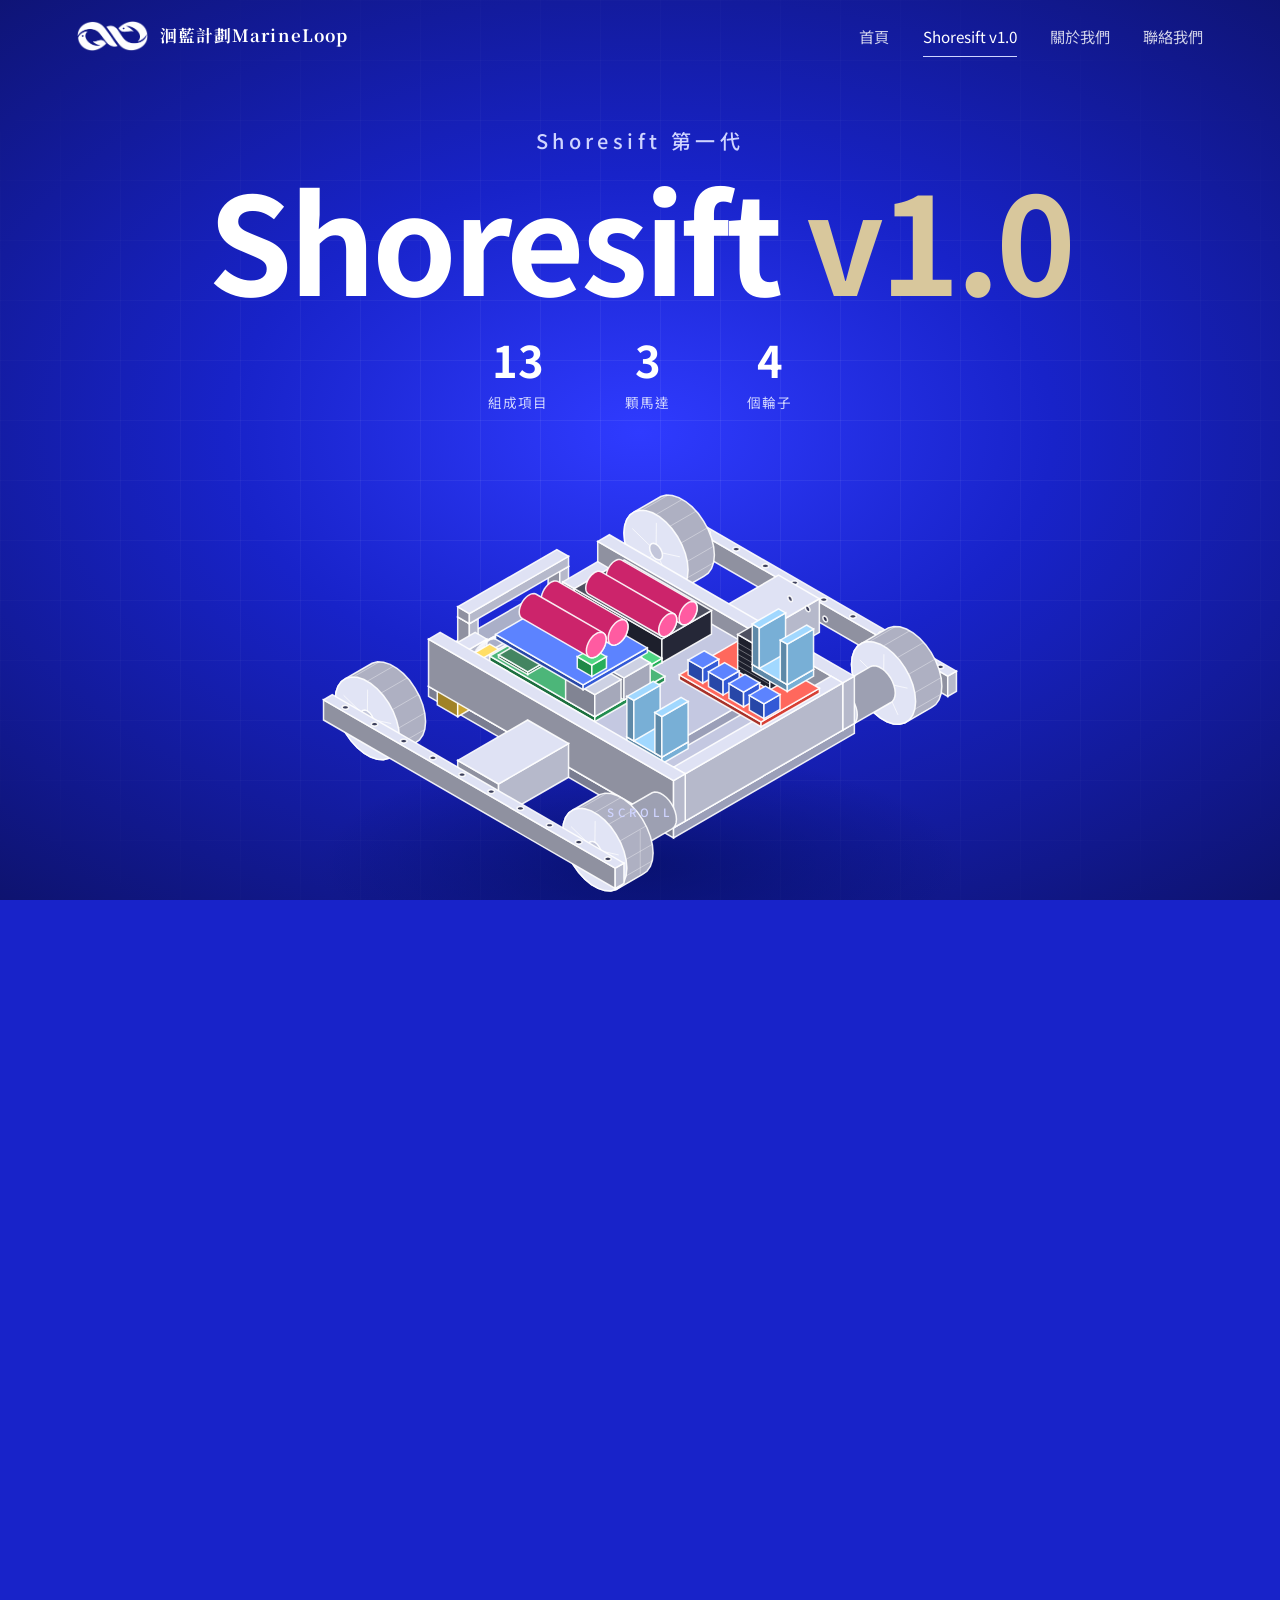
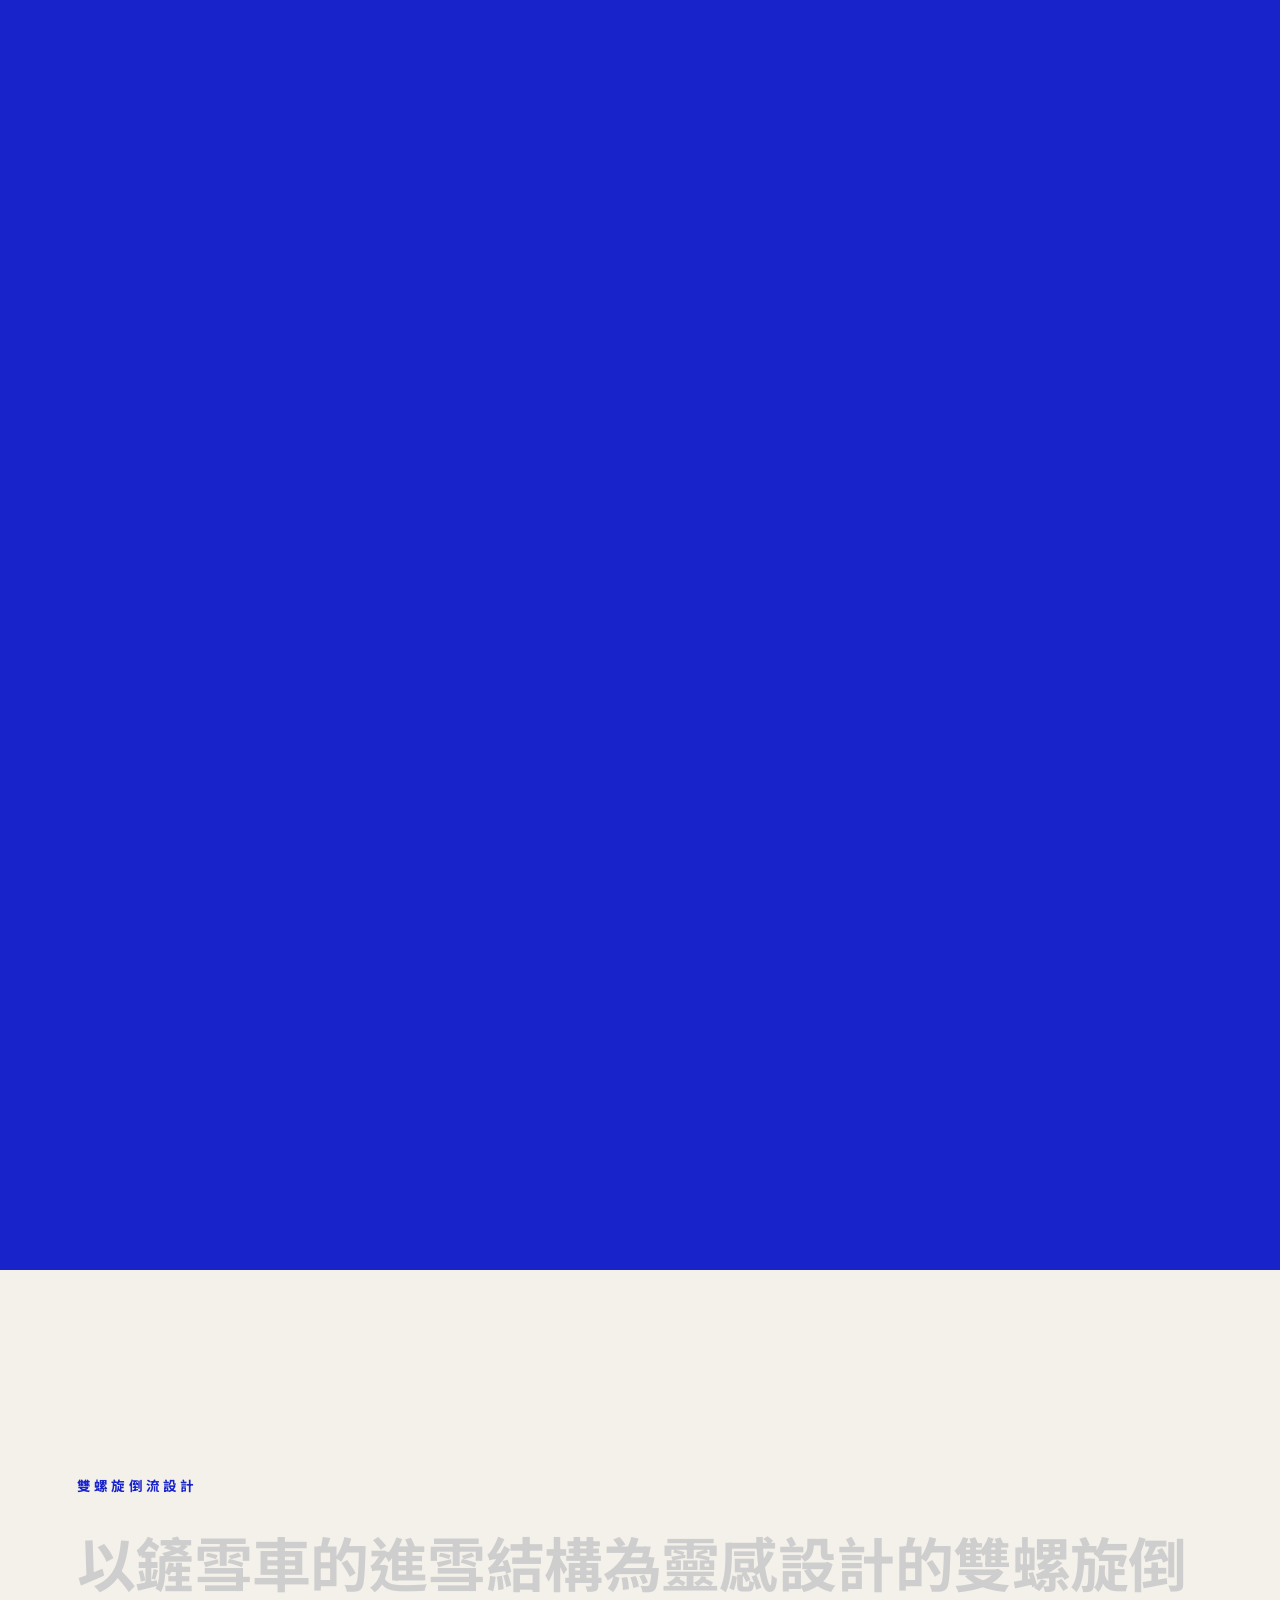
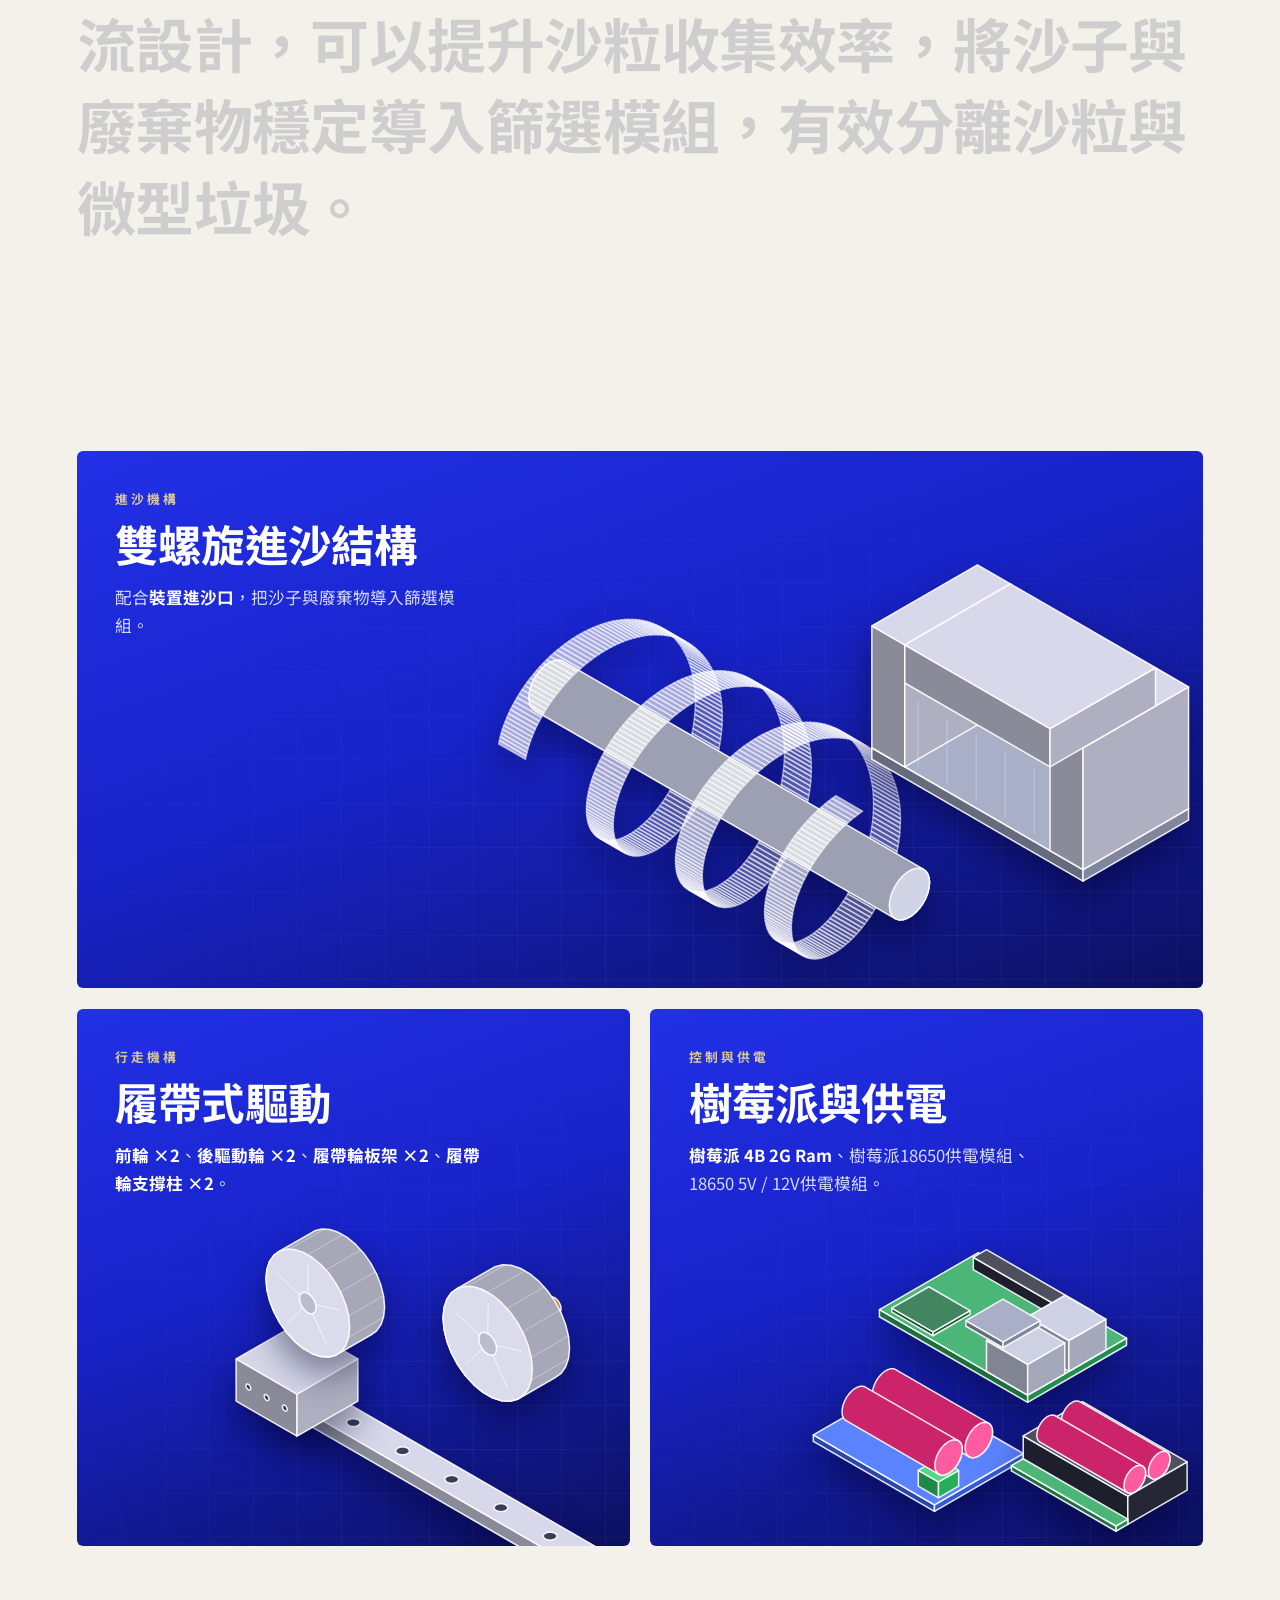
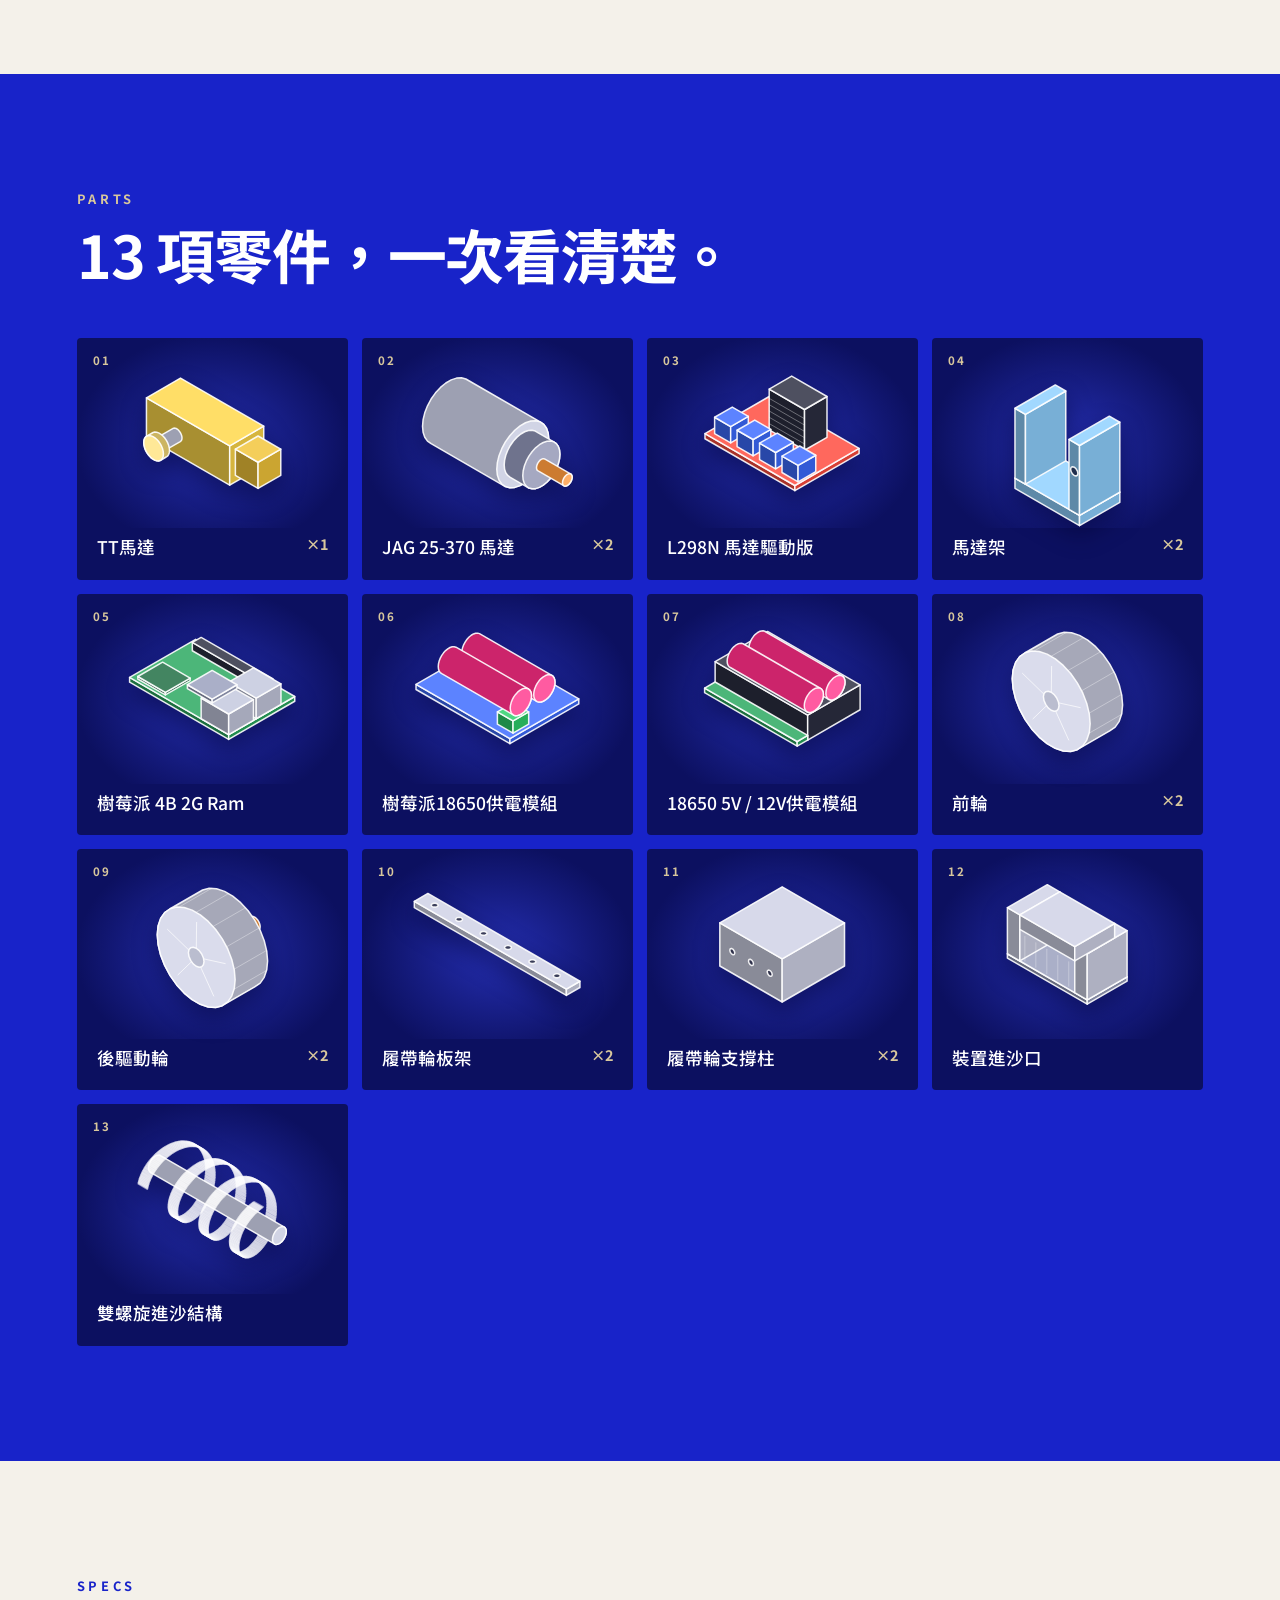
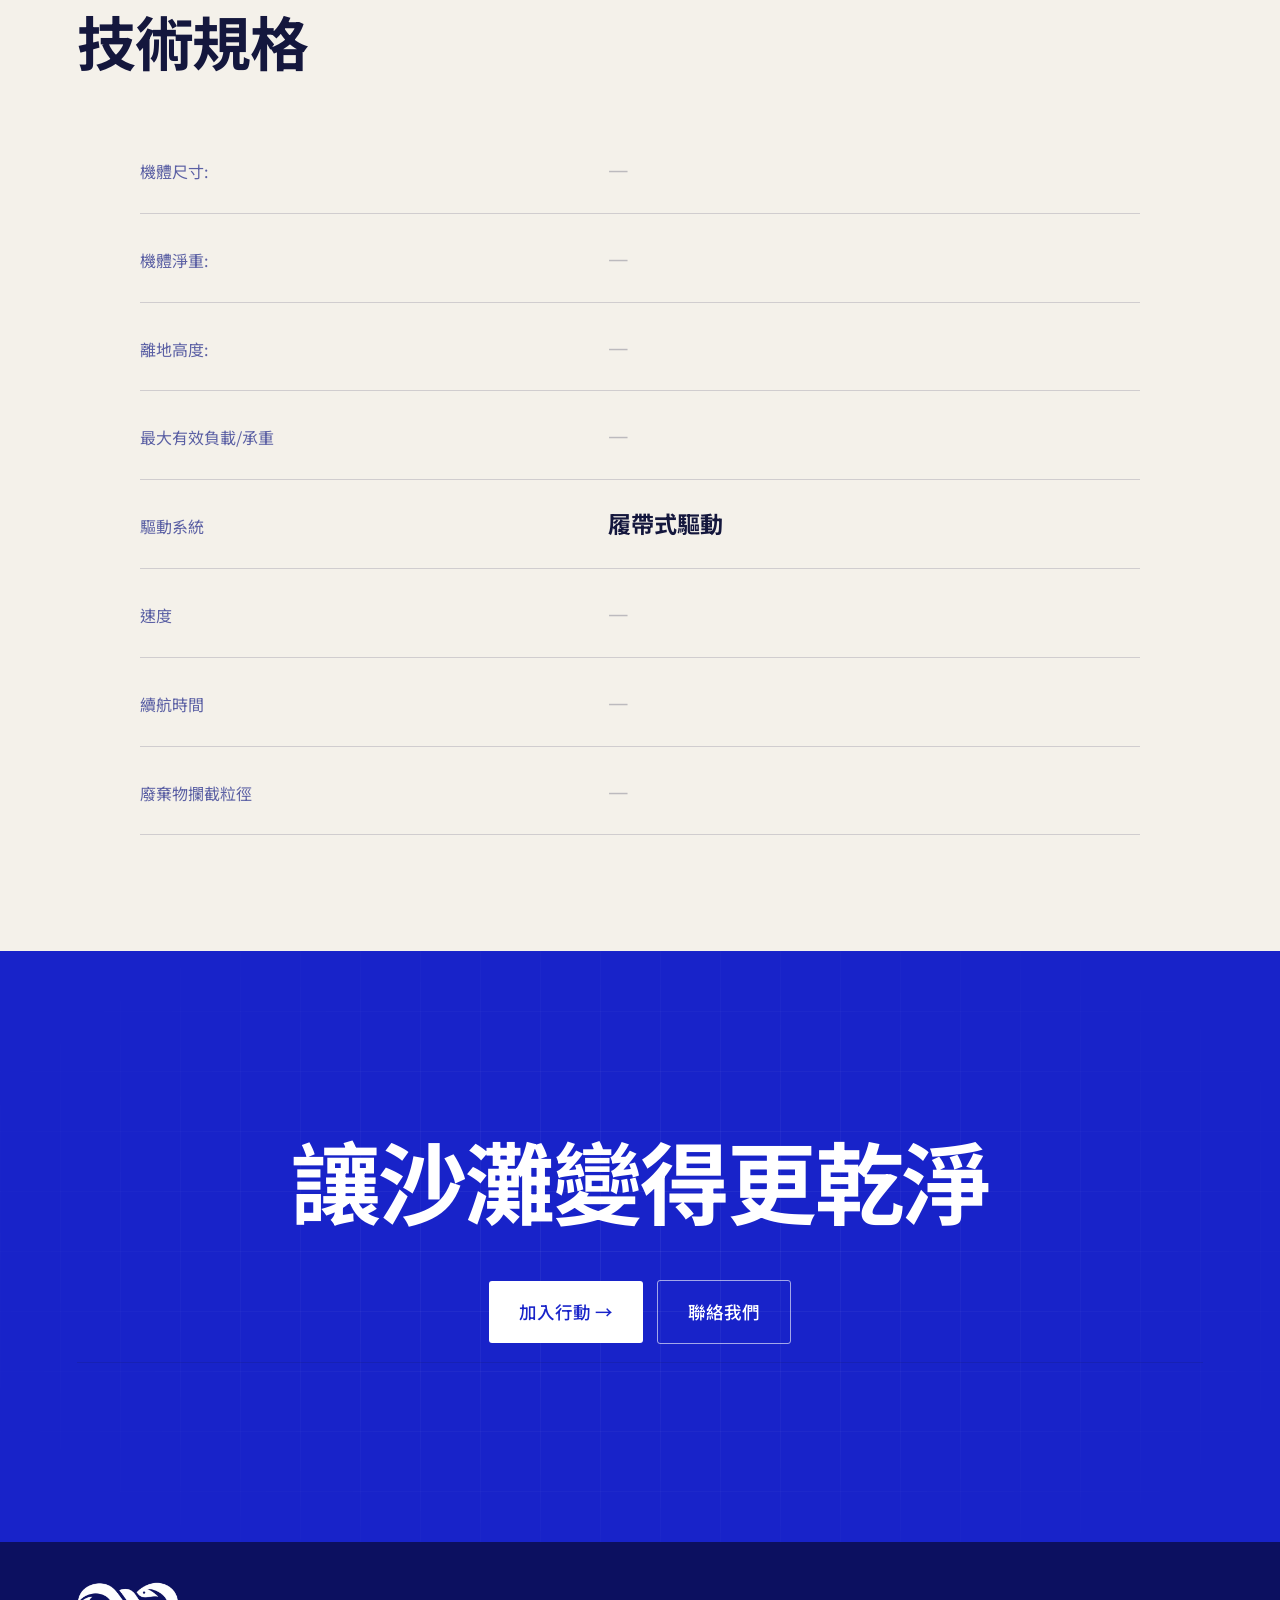
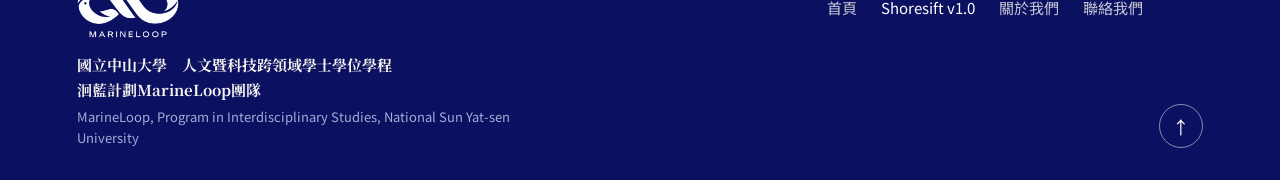
<file: shoresift.html>
<!DOCTYPE html>
<html lang="zh-Hant">
<head>
<meta charset="UTF-8">
<meta name="viewport" content="width=device-width, initial-scale=1, viewport-fit=cover">
<meta name="theme-color" content="#1823c9">
<title>洄藍計劃MarineLoop - Shoresift v1.0</title>
<meta name="description" content="Shoresift v1.0研發記錄">
<link rel="preconnect" href="https://fonts.googleapis.com">
<link rel="preconnect" href="https://fonts.gstatic.com" crossorigin>
<link href="https://fonts.googleapis.com/css2?family=Noto+Sans+TC:wght@300;400;500&family=Noto+Serif+TC:wght@500;700;900&display=swap" rel="stylesheet">
<link rel="stylesheet" href="css/style.css">
<link rel="stylesheet" href="css/shoresift.css">
<script>try{if(sessionStorage.getItem("ml-nav")==="1")document.documentElement.classList.add("arriving")}catch(e){}</script>
</head>
<body class="sx-page">
<div id="progress"></div>
<div id="glow" aria-hidden="true"></div>
<div id="curtain" aria-hidden="true"><span class="logo"><img data-img="logo" alt=""></span></div>

<nav id="nav">
  <a class="brand" href="index.html" aria-label="洄藍計劃MarineLoop 首頁"><span class="logo" id="navlogo"><img data-img="logo" alt=""></span><span>洄藍計劃MarineLoop</span></a>
  <div class="links">
    <a href="index.html" data-r="home">首頁</a>
    <a href="shoresift.html" data-r="shoresift">Shoresift v1.0</a>
    <a href="about.html" data-r="about">關於我們</a>
    <a href="contact.html" data-r="contact">聯絡我們</a>
  </div>
  <button class="burger" id="burger" aria-label="開啟選單" aria-expanded="false"><i></i><i></i></button>
</nav>
<div class="sheet" id="sheet">
  <a href="index.html" data-r="home">首頁</a>
  <a href="shoresift.html" data-r="shoresift">Shoresift v1.0</a>
  <a href="about.html" data-r="about">關於我們</a>
  <a href="contact.html" data-r="contact">聯絡我們</a>
</div>

<main>
<!-- ================= Shoresift v1.0 ================= -->
<div class="page" data-page="shoresift" data-title="洄藍計劃MarineLoop - Shoresift v1.0">

  <section class="sx-scrolly" id="sxStage" aria-label="Shoresift v1.0 介紹">
    <div class="sx-pin" id="sxPin">
      <div class="sx-grid" aria-hidden="true"></div>
      <svg id="sxSvg" aria-hidden="true" preserveAspectRatio="xMidYMid meet"></svg>
      <div class="sx-ov" aria-hidden="true"><svg id="sxLines" width="100%" height="100%" style="position:absolute;inset:0;overflow:visible"></svg><div id="sxLabs"></div><div class="sx-box" id="sxBox"><i></i><i></i><i></i><i></i></div></div>
      <div class="sx-title" id="sxTitle">
        <p class="sx-kick">Shoresift 第一代</p>
        <h1 aria-label="Shoresift v1.0"><span>Shoresift</span> <span>v1.0</span></h1>
        <div class="sx-stats">
          <div><b><span class="count" data-to="13" data-dec="0">0</span></b><span class="l">組成項目</span></div>
          <div><b><span class="count" data-to="3" data-dec="0">0</span></b><span class="l">顆馬達</span></div>
          <div><b><span class="count" data-to="4" data-dec="0">0</span></b><span class="l">個輪子</span></div>
        </div>
      </div>
      <div class="sx-cap" id="sxCap"><div class="no"></div><h2></h2><p></p></div>
      <ol class="sx-rail" id="sxRail" aria-label="零件導覽"></ol>
      <div class="sx-hint" id="sxHint" aria-hidden="true">SCROLL<i></i></div>
    </div>
  </section>

  <section class="sx-stmt" id="sxStmt"><small>雙螺旋倒流設計</small><p>以鏟雪車的進雪結構為靈感設計的雙螺旋倒流設計，可以提升沙粒收集效率，將沙子與廢棄物穩定導入篩選模組，有效分離沙粒與微型垃圾。</p></section>

  <section class="sx-feats" id="sxFeats">
    <div class="sx-fg">
      <article class="sx-f wide" data-layout='[{"i":12,"x":38,"y":58,"w":62,"d":0},{"i":11,"x":78,"y":44,"w":46,"d":-2}]'><small>進沙機構</small><h3>雙螺旋進沙結構</h3><p>配合<b>裝置進沙口</b>，把沙子與廢棄物導入篩選模組。</p><div class="ph"></div></article>
      <article class="sx-f" data-layout='[{"i":9,"x":58,"y":78,"w":78,"d":-1},{"i":10,"x":30,"y":50,"w":30,"d":-3},{"i":8,"x":74,"y":36,"w":32,"d":0},{"i":7,"x":36,"y":24,"w":30,"d":-4}]'><small>行走機構</small><h3>履帶式驅動</h3><p><b>前輪 ×2</b>、<b>後驅動輪 ×2</b>、<b>履帶輪板架 ×2</b>、<b>履帶輪支撐柱 ×2</b>。</p><div class="ph"></div></article>
      <article class="sx-f" data-layout='[{"i":4,"x":58,"y":34,"w":58,"d":0},{"i":5,"x":40,"y":68,"w":50,"d":-2},{"i":6,"x":78,"y":76,"w":42,"d":-4}]'><small>控制與供電</small><h3>樹莓派與供電</h3><p><b>樹莓派 4B 2G Ram</b>、樹莓派18650供電模組、18650 5V / 12V供電模組。</p><div class="ph"></div></article>
    </div>
  </section>

  <section class="sx-parts" id="sxPartsSec" aria-label="零件">
    <h2 class="reveal"><small>PARTS</small>13 項零件，一次看清楚。</h2>
    <div class="sx-cards" id="sxCards"></div>
  </section>

  <section class="sx-spec" id="sxSpecSec">
    <h2 class="reveal"><small>SPECS</small>技術規格</h2>
    <dl>
        <div class="sp reveal"><dt>機體尺寸:</dt><dd class="empty">—</dd></div>
        <div class="sp reveal"><dt>機體淨重:</dt><dd class="empty">—</dd></div>
        <div class="sp reveal"><dt>離地高度:</dt><dd class="empty">—</dd></div>
        <div class="sp reveal"><dt>最大有效負載/承重</dt><dd class="empty">—</dd></div>
        <div class="sp reveal"><dt>驅動系統</dt><dd>履帶式驅動</dd></div>
        <div class="sp reveal"><dt>速度</dt><dd class="empty">—</dd></div>
        <div class="sp reveal"><dt>續航時間</dt><dd class="empty">—</dd></div>
        <div class="sp reveal"><dt>廢棄物攔截粒徑</dt><dd class="empty">—</dd></div>
        </dl>
  </section>

  <section class="sx-end">
    <h2 class="reveal">讓沙灘變得更乾淨</h2>
    <div class="row reveal"><a class="p" href="about.html">加入行動 →</a><a class="s" href="contact.html">聯絡我們</a></div>
  </section>
</div>
</main>

<svg class="fwave" viewBox="0 0 1440 60" preserveAspectRatio="none" aria-hidden="true"><path d="M0 30 C240 60 480 0 720 30 S1200 60 1440 30 V60 H0Z" fill="#030411"/></svg>
<footer class="ft">
  <div class="ft-top">
    <div class="ft-brand">
      <img class="flogo" data-img="full" alt="MarineLoop">
      <p class="ft-org"><span><i>國立中山大學</i>　<i>人文暨科技跨領域學士學位學程</i></span><span>洄藍計劃MarineLoop團隊</span></p>
      <p class="ft-en">MarineLoop, Program in Interdisciplinary Studies, National Sun Yat-sen University</p>
    </div>
    <nav class="ft-col" aria-label="頁尾導覽">
      <a href="index.html" data-r="home">首頁</a><a href="shoresift.html" data-r="shoresift">Shoresift v1.0</a><a href="about.html" data-r="about">關於我們</a><a href="contact.html" data-r="contact">聯絡我們</a>
    </nav>
  </div>
  <button class="totop" id="totop" type="button" aria-label="回到頂端">↑</button>
</footer>

<script src="js/images.js"></script>
<script src="js/main.js"></script>
<script src="js/icons.js"></script>
<script src="js/machine.js"></script>
<script src="js/shoresift.js"></script>
</body>
</html>
</file>
<file: css/style.css>
:root{
  --abyss:#050619; --tide:#0a0d3d; --deep:#141a66; --glass:#cfd4ff; --sand:#d8c79c; --foam:#f5f3f0; --plastic:#ff6b57;
  --ink:#f5f3f0; --muted:#a6abd8;
  --serif:"Noto Serif TC","Songti TC","PMingLiU",serif;
  --sans:"Noto Sans TC","PingFang TC","Microsoft JhengHei",system-ui,sans-serif;
  --ease:cubic-bezier(.2,.7,.1,1);
  --pad:clamp(20px,6vw,96px);
  --sat:env(safe-area-inset-top,0px); --sab:env(safe-area-inset-bottom,0px);
}
*{box-sizing:border-box;margin:0;padding:0;-webkit-tap-highlight-color:transparent}
html{scroll-padding-top:70px;-webkit-text-size-adjust:100%}
body{background:var(--abyss);color:var(--ink);font-family:var(--sans);font-weight:300;line-height:1.95;-webkit-font-smoothing:antialiased;overflow-x:hidden;font-size:16px}
body.lock{overflow:hidden}
img{display:block;max-width:100%}
a{color:inherit;text-decoration:none}
button{font:inherit;color:inherit;background:none;border:0;cursor:pointer}
:focus-visible{outline:2px solid var(--glass);outline-offset:3px}

#progress{position:fixed;top:0;left:0;height:3px;width:100%;transform-origin:left;transform:scaleX(0);background:linear-gradient(90deg,var(--glass),var(--sand));z-index:120}

/* ---------- nav ---------- */
#nav{position:fixed;inset:0 0 auto 0;z-index:110;display:flex;justify-content:space-between;align-items:center;padding:calc(12px + var(--sat)) max(var(--pad),env(safe-area-inset-right)) 12px max(var(--pad),env(safe-area-inset-left));transition:background .5s,backdrop-filter .5s,padding .5s}
#nav.solid,body.menu #nav{background:rgba(5,6,25,.78);backdrop-filter:blur(14px);-webkit-backdrop-filter:blur(14px)}
.brand{font-family:var(--serif);font-weight:700;font-size:1.05rem;letter-spacing:.06em;display:flex;align-items:center;gap:12px;min-height:44px;position:relative;z-index:2}
.logo{height:30px;flex:none;display:flex;align-items:center}
.logo img{height:100%;width:auto;object-fit:contain;filter:drop-shadow(0 0 12px rgba(135,145,255,.45))}
.logo.fallback{background:none;box-shadow:none;border:2px solid var(--glass);position:relative}
.logo.fallback::after{content:"";position:absolute;inset:5px;border-radius:50%;background:var(--sand)}
.brand:hover .logo img{animation:swim 1s var(--ease)}
@keyframes swim{0%{transform:translateX(0)}30%{transform:translateX(5px) skewX(-8deg)}60%{transform:translateX(-3px) skewX(5deg)}100%{transform:none}}
.links{display:flex;gap:clamp(14px,2.6vw,36px);font-size:.92rem}
.links a{position:relative;padding:10px 0;opacity:.8;transition:opacity .3s}
.links a::after{content:"";position:absolute;left:0;bottom:4px;height:1px;width:100%;background:var(--glass);transform:scaleX(0);transform-origin:right;transition:transform .5s var(--ease)}
.links a:hover,.links a.on{opacity:1}
.links a:hover::after,.links a.on::after{transform:scaleX(1);transform-origin:left}
.burger{display:none;width:48px;height:48px;position:relative;z-index:2;margin-right:-10px}
.burger i{position:absolute;left:12px;right:12px;height:2px;background:var(--ink);border-radius:2px;transition:transform .5s var(--ease),top .5s var(--ease),opacity .3s}
.burger i:nth-child(1){top:18px}.burger i:nth-child(2){top:29px}
body.menu .burger i:nth-child(1){top:23px;transform:rotate(45deg)}
body.menu .burger i:nth-child(2){top:23px;transform:rotate(-45deg)}
.sheet{position:fixed;inset:0;z-index:105;background:radial-gradient(120% 60% at 80% 0%,#1c2399,var(--abyss) 70%);display:flex;flex-direction:column;justify-content:center;padding:90px 32px calc(40px + var(--sab));clip-path:circle(0 at calc(100% - 36px) 36px);transition:clip-path .8s var(--ease);visibility:hidden}
body.menu .sheet{clip-path:circle(150% at calc(100% - 36px) 36px);visibility:visible}
.sheet a{font-family:var(--serif);font-weight:900;font-size:clamp(2rem,9vw,2.8rem);line-height:1.2;padding:14px 0;border-bottom:1px solid rgba(135,145,255,.18);opacity:0;transform:translateY(24px);transition:opacity .6s var(--ease),transform .6s var(--ease),color .3s;display:flex;justify-content:space-between;align-items:center}
.sheet a.on{color:var(--glass)}
.sheet a::after{content:"→";font-size:1rem;color:var(--glass);opacity:.7}
body.menu .sheet a{opacity:1;transform:none}
body.menu .sheet a:nth-child(1){transition-delay:.15s}body.menu .sheet a:nth-child(2){transition-delay:.22s}body.menu .sheet a:nth-child(3){transition-delay:.29s}body.menu .sheet a:nth-child(4){transition-delay:.36s}
@media(max-width:760px){.links{display:none}.burger{display:block}.brand span{font-size:1rem}}

/* ---------- curtain (page transition) ---------- */
#curtain{position:fixed;inset:0;z-index:200;pointer-events:none;visibility:hidden;transform:translateY(calc(100% + 60px));background:linear-gradient(180deg,#151c86,var(--abyss));display:grid;place-items:center}
#curtain::before{content:"";position:absolute;left:0;right:0;top:-39px;height:40px;background:#151c86;-webkit-mask:url("data:image/svg+xml,%3Csvg xmlns='http://www.w3.org/2000/svg' viewBox='0 0 120 40' preserveAspectRatio='none'%3E%3Cpath d='M0 40 C20 0 40 0 60 20 S100 40 120 0 V40Z'/%3E%3C/svg%3E") center/100% 100% no-repeat;mask:url("data:image/svg+xml,%3Csvg xmlns='http://www.w3.org/2000/svg' viewBox='0 0 120 40' preserveAspectRatio='none'%3E%3Cpath d='M0 40 C20 0 40 0 60 20 S100 40 120 0 V40Z'/%3E%3C/svg%3E") center/100% 100% no-repeat}
#curtain .logo{height:72px;animation:cpulse 1.6s ease-in-out infinite}
@keyframes cpulse{0%,100%{transform:scale(.92);opacity:.8}50%{transform:scale(1.05);opacity:1}}

/* ---------- pages ---------- */
.page{display:none}
.page.active{display:block}
.ch{display:inline-block;opacity:0;transform:translateY(60%) rotate(4deg);filter:blur(10px)}
.word{display:inline-block;white-space:nowrap}
.page.active .split .ch{animation:drop 1.1s var(--ease) forwards;animation-delay:calc(var(--i)*80ms + .25s)}
@keyframes drop{to{opacity:1;transform:none;filter:blur(0)}}
@keyframes fade{to{opacity:1}}
@keyframes rot{to{transform:rotate(360deg)}}
.mbr{display:none}

/* hero */
#top{position:relative;min-height:100vh;min-height:100svh;overflow:hidden;background:radial-gradient(120% 80% at 70% 0%,#1c2399 0%,var(--tide) 38%,var(--abyss) 80%);touch-action:pan-y}
#sand{position:absolute;inset:0;width:100%;height:100%}
.hero-copy{position:relative;z-index:2;padding:clamp(120px,22vh,200px) var(--pad) 0;max-width:1500px;pointer-events:none}
.hero-copy a{pointer-events:auto}
h1{font-family:var(--serif);font-weight:900;font-size:clamp(2.7rem,9.5vw,7.6rem);line-height:1.12;letter-spacing:.04em}
.cta{display:inline-flex;align-items:center;gap:14px;margin-top:clamp(26px,5vh,48px);padding:15px 30px;min-height:52px;border-radius:999px;border:1px solid var(--glass);color:var(--glass);font-weight:500;letter-spacing:.08em;position:relative;overflow:hidden;isolation:isolate;transition:color .5s;background:rgba(5,6,25,.35)}
.page.active .hero-copy .cta{opacity:0;animation:fade 1s 1.5s forwards}
.cta::before{content:"";position:absolute;inset:0;background:var(--glass);transform:translateY(101%);transition:transform .55s var(--ease);z-index:-1;border-radius:inherit}
.cta:hover,.cta:active{color:var(--abyss)}.cta:hover::before,.cta:active::before{transform:none}
.cta span{display:inline-block;transition:transform .5s var(--ease)}.cta:hover span{transform:translateX(6px)}
.scroll-hint{position:absolute;z-index:2;left:var(--pad);bottom:calc(22px + var(--sab));width:1px;height:64px;background:linear-gradient(var(--glass),transparent);overflow:hidden;opacity:.8}
.scroll-hint::after{content:"";position:absolute;left:0;top:-30%;width:100%;height:30%;background:var(--ink);animation:drip 2s infinite var(--ease)}
@keyframes drip{to{top:110%}}

.wave{display:block;width:100%;height:clamp(40px,7vw,90px);margin-top:-1px;background:var(--abyss)}
.wave path{animation:sway 9s ease-in-out infinite alternate}
.wave path:nth-child(2){animation-duration:13s;animation-direction:alternate-reverse}
@keyframes sway{from{transform:translateX(0)}to{transform:translateX(-6%)}}

/* shared blocks */
.block{position:relative;padding:clamp(60px,10vw,140px) var(--pad)}
h2.title{font-family:var(--serif);font-weight:900;font-size:clamp(2rem,5.4vw,4rem);line-height:1.25;letter-spacing:.03em;max-width:14ch}
.reveal{opacity:0;transform:translateY(26px);transition:opacity .9s var(--ease),transform .9s var(--ease)}
.reveal.in,.in .reveal{opacity:1;transform:none}
figure{position:relative;border-radius:8px;overflow:hidden;background:linear-gradient(135deg,var(--deep),var(--tide));aspect-ratio:4/3;clip-path:inset(0 100% 0 0);transition:clip-path 1.3s var(--ease)}
.in figure,figure.in{clip-path:inset(0 0 0 0)}
figure img{width:100%;height:100%;object-fit:cover;transform:scale(1.25);transition:transform 1.8s var(--ease),filter .6s;filter:saturate(.9)}
.in figure img,figure.in img{transform:scale(1)}
@media(hover:hover){figure:hover img{transform:scale(1.05);filter:saturate(1.1)}}
figure.broken::after{content:"圖片載入失敗";position:absolute;inset:0;display:grid;place-items:center;color:var(--muted);font-size:.85rem}
figcaption{position:absolute;left:14px;bottom:14px;background:rgba(5,6,25,.7);backdrop-filter:blur(8px);-webkit-backdrop-filter:blur(8px);padding:2px 14px;border-radius:999px;font-size:.85rem;color:var(--glass)}

/* home: log */
#log{background:var(--abyss)}
.entry{display:grid;grid-template-columns:minmax(0,1.15fr) minmax(0,1fr);gap:clamp(24px,5vw,80px);align-items:center;max-width:1240px;margin:clamp(70px,11vw,150px) auto 0}
.entry.alt{grid-template-columns:minmax(0,1fr) minmax(0,1.15fr)}
.entry.alt .media{order:2}
.media{display:grid;gap:18px}
.text h3{font-family:var(--serif);font-weight:700;font-size:clamp(1.4rem,2.6vw,2.1rem);line-height:1.4;margin-bottom:16px;letter-spacing:.03em}
.text p{color:#d3d6f0;max-width:34em;text-align:justify;text-justify:inter-ideograph}
.text p.pending{color:var(--muted);font-size:1.6rem;letter-spacing:.3em}

/* home: facts */
#facts{background:var(--foam);color:#0a0d3d;overflow:hidden}
#facts h2,#loop h2{font-family:var(--serif);font-weight:900;font-size:clamp(1.8rem,4.6vw,3.4rem);line-height:1.3;max-width:18ch}
.two{display:grid;grid-template-columns:minmax(0,1fr) minmax(0,1fr);gap:clamp(30px,6vw,100px);max-width:1240px;margin-top:40px;align-items:center}
#facts p{color:#2d3180;text-align:justify;text-justify:inter-ideograph;max-width:34em}
.bar{margin-top:30px}
.bar .track{display:flex;height:46px;border-radius:999px;overflow:hidden;background:#d9d9ee}
.bar .seg{height:100%;width:0;transition:width 2s var(--ease);display:flex;align-items:center;padding-left:18px;font-weight:500;color:#fff;white-space:nowrap;font-size:.85rem}
.bar .a{background:#1823c9}.bar .b{background:var(--plastic)}
.bar.in .a{width:42.4%}.bar.in .b{width:57.6%}
.nums{display:flex;flex-wrap:wrap;gap:20px 48px;margin-top:22px}
.num b{display:block;font-family:var(--serif);font-weight:900;font-size:clamp(2.2rem,4.4vw,3.2rem);line-height:1.1}
.num small{font-size:.85rem;color:#5b60a4}
.num.red b{color:#d8402c}.num.green b{color:#1823c9}

/* home: loop */
#loop{background:var(--abyss);overflow:hidden}
#loop p{color:#d3d6f0;text-align:justify;text-justify:inter-ideograph;max-width:34em}
.orbit{position:relative;aspect-ratio:1;width:min(100%,440px);margin:auto}
.orbit svg{width:100%;height:100%;overflow:visible}
.ring{fill:none;stroke:rgba(135,145,255,.35);stroke-width:1.2;stroke-dasharray:3 9}
.spin{transform-origin:200px 200px;animation:rot 26s linear infinite}
.spin.rev{animation-duration:40s;animation-direction:reverse}
.orbit text{font-family:var(--serif);font-size:15px;fill:var(--ink);font-weight:700;text-anchor:middle}

/* sub-page header */
.phead{position:relative;overflow:hidden;padding:calc(130px + var(--sat)) var(--pad) clamp(40px,7vw,90px);background:radial-gradient(120% 90% at 85% 0%,#1c2399 0%,var(--tide) 40%,var(--abyss) 85%)}
.phead h1{font-size:clamp(2.6rem,9vw,6.4rem);position:relative;z-index:1}
.phead .sub{margin-top:14px;color:var(--glass);font-family:var(--serif);font-size:clamp(1.05rem,2.2vw,1.4rem);letter-spacing:.14em;position:relative;z-index:1;opacity:0}
.page.active .phead .sub{animation:fade 1s .9s forwards}
.ripples{position:absolute;right:-8%;top:50%;width:min(60vw,520px);aspect-ratio:1;transform:translateY(-35%);pointer-events:none}
.ripples i{position:absolute;inset:0;border-radius:50%;border:1px solid rgba(135,145,255,.4);animation:ripple 7s linear infinite;opacity:0}
.ripples i:nth-child(2){animation-delay:2.3s}.ripples i:nth-child(3){animation-delay:4.6s}
@keyframes ripple{0%{transform:scale(.15);opacity:.8}100%{transform:scale(1);opacity:0}}

/* shoresift page */
.gallery{display:grid;grid-template-columns:1fr 1fr;gap:clamp(14px,2.4vw,28px);max-width:1240px;margin:0 auto}
.gallery figure:nth-child(2){transition-delay:.25s}
.specs{max-width:1000px;margin:0 auto}
.specs h2{font-family:var(--serif);font-weight:900;font-size:clamp(1.8rem,4.6vw,3.2rem);line-height:1.3}
.specs h3{font-family:var(--serif);font-weight:700;font-size:clamp(1.15rem,2vw,1.5rem);color:var(--glass);margin:26px 0 8px;letter-spacing:.1em}
.spec{display:grid;grid-template-columns:minmax(0,1fr) minmax(0,1fr);gap:16px;padding:20px 0;border-bottom:1px solid rgba(135,145,255,.2);position:relative;align-items:center;transition-delay:calc(var(--r)*70ms)}
.spec::after{content:"";position:absolute;left:0;bottom:-1px;height:1px;width:100%;background:var(--glass);transform:scaleX(0);transform-origin:left;transition:transform 1.2s var(--ease);transition-delay:calc(var(--r)*70ms + .3s)}
.spec.in::after{transform:scaleX(1);opacity:.7}
.spec dt{font-size:1.02rem}
.spec dd{color:var(--muted);text-align:right}
.spec dd.v{color:var(--ink);font-family:var(--serif);font-weight:700}

/* about */
.note{max-width:1240px;margin:0 auto 60px;border:1px dashed rgba(135,145,255,.5);border-radius:10px;min-height:clamp(170px,30vw,300px);display:grid;place-items:center;text-align:center;padding:24px;color:var(--muted);font-family:var(--serif);position:relative;overflow:hidden;background:repeating-linear-gradient(135deg,rgba(135,145,255,.04) 0 14px,transparent 14px 28px)}
.story{max-width:1240px;margin:0 auto}
.story .org{font-family:var(--serif);color:var(--glass);letter-spacing:.2em;margin-bottom:6px}
.story h2{font-family:var(--serif);font-weight:900;font-size:clamp(1.8rem,4.6vw,3.4rem);line-height:1.3;margin-bottom:24px}
.story p{color:#d3d6f0;max-width:40em;text-align:justify;text-justify:inter-ideograph;margin-bottom:1.2em}
.team{background:var(--foam);color:#0a0d3d}
.team h2{font-family:var(--serif);font-weight:900;font-size:clamp(1.8rem,4.6vw,3.2rem);line-height:1.3;margin:0 auto 40px;max-width:1240px}
.cards{display:grid;grid-template-columns:repeat(3,minmax(0,1fr));gap:clamp(20px,3vw,40px);max-width:1240px;margin:0 auto}
.card{display:flex;flex-direction:column;gap:18px}
.card figure{aspect-ratio:4/5}
.card figure img{object-position:center 22%}
.card h3{font-family:var(--serif);font-weight:900;font-size:1.6rem;line-height:1.3}
.card .maj{display:inline-block;color:#1823c9;font-weight:500;margin:2px 0 10px;padding:0 14px;border:1px solid rgba(24,35,201,.5);border-radius:999px;font-size:.9rem;line-height:1.9;white-space:pre-wrap}
.card p{color:#2d3180;font-size:.98rem;margin-bottom:.8em}
.talk{background:var(--abyss);text-align:center}
.talk .kick{font-family:var(--serif);color:var(--glass);letter-spacing:.2em}
.talk h2{font-family:var(--serif);font-weight:900;font-size:clamp(1.8rem,5vw,3.4rem);line-height:1.3;margin:6px auto 22px;max-width:16ch}
.talk p{color:#d3d6f0;max-width:34em;margin:0 auto;text-align:justify;text-justify:inter-ideograph}
.talk .cta{margin-top:34px}

/* contact */
.contact{max-width:1240px;margin:0 auto;display:grid;grid-template-columns:minmax(0,1.2fr) minmax(0,1fr);gap:clamp(24px,5vw,80px);align-items:center}
.info h2{font-family:var(--serif);font-weight:900;font-size:clamp(1.6rem,3.4vw,2.4rem);margin-bottom:18px}
.row{display:flex;align-items:center;gap:16px;padding:18px 0;border-bottom:1px solid rgba(135,145,255,.22);min-height:68px;transition:padding .5s var(--ease),color .3s;word-break:break-all}
.row svg{flex:none;width:28px;height:28px;stroke:var(--glass);fill:none;stroke-width:1.6}
.row:hover,.row:active{padding-left:12px;color:var(--glass)}
.row .ig{display:inline-grid;place-items:center;width:44px;height:44px;border-radius:50%;background:var(--glass);flex:none}
.row .ig svg{stroke:var(--abyss);width:24px;height:24px}

/* footer */

/* ---------- mobile ---------- */
@media(max-width:900px){
  .cards{grid-template-columns:1fr;max-width:560px}
  .card figure{aspect-ratio:4/3}
  .card figure img{object-position:center 18%}
}
@media(max-width:820px){
  .entry,.entry.alt,.two,.contact{grid-template-columns:1fr}
  .entry.alt .media{order:0}
  .entry{margin-top:64px;gap:22px}
  .two{margin-top:26px;gap:30px}
  .orbit{width:min(78vw,340px)}
}
@media(max-width:640px){
  body{font-size:15.5px;line-height:1.9}
  .mbr{display:inline}
  #top h1{font-size:clamp(3.2rem,17vw,5rem);line-height:1.2}
  .hero-copy{padding-top:calc(110px + var(--sat))}
  .cta{width:100%;justify-content:center;max-width:340px}
  .gallery{grid-template-columns:1fr}
  .gallery figure{aspect-ratio:4/3}
  .spec{grid-template-columns:1fr auto;gap:10px;padding:16px 0}
  .ripples{right:-30%;width:90vw}
  .phead{padding-top:calc(104px + var(--sat))}
  .bar .track{height:40px}
  .num b{font-size:2.3rem}
  .text p,.story p,.talk p,#facts p,#loop p{text-align:left}
  figure{border-radius:6px}
}
@media(max-width:380px){.brand>span:not(.logo){display:none}}


/* ===== extra motion ===== */
#glow{position:fixed;left:0;top:0;width:420px;height:420px;margin:-210px 0 0 -210px;border-radius:50%;background:radial-gradient(circle,rgba(135,145,255,.16),transparent 65%);pointer-events:none;z-index:1;opacity:0;transition:opacity .6s;mix-blend-mode:screen;will-change:transform}
#glow.on{opacity:1}
@media(hover:none){#glow{display:none}}

/* bubbles in headers / sections */
.bubbles{position:absolute;inset:0;overflow:hidden;pointer-events:none}
.bubbles i{position:absolute;bottom:-30px;border-radius:50%;border:1px solid rgba(135,145,255,.45);background:radial-gradient(circle at 30% 30%,rgba(255,255,255,.25),rgba(135,145,255,.04) 60%);animation:bub linear infinite;opacity:0}
@keyframes bub{0%{transform:translate(0,0) scale(.6);opacity:0}12%{opacity:.9}100%{transform:translate(var(--dx,20px),-110vh) scale(1);opacity:0}}
.phead .bubbles,#log .bubbles{z-index:0}
.phead>*:not(.bubbles):not(.ripples),#log>*:not(.bubbles){position:relative;z-index:1}

/* animated underline sweep on titles */
h2.title::after,#facts h2::after,#loop h2::after,.team h2::after{content:"";display:block;height:3px;width:0;margin-top:18px;border-radius:3px;background:linear-gradient(90deg,var(--glass),var(--sand));transition:width 1.4s var(--ease) .3s}
h2.title.in::after,#facts h2.in::after,#loop h2.in::after,.team h2.in::after{width:clamp(70px,14vw,160px)}

/* log timeline rail with moving drop */
#log{position:relative}
.rail{position:absolute;left:calc(var(--pad)/2 - 1px);top:260px;bottom:120px;width:2px;background:linear-gradient(transparent,rgba(135,145,255,.25) 6%,rgba(135,145,255,.25) 94%,transparent);pointer-events:none}
.rail b{position:absolute;left:50%;top:0;width:12px;height:12px;margin-left:-6px;border-radius:50%;background:var(--sand);box-shadow:0 0 0 5px rgba(216,199,156,.15),0 0 22px rgba(216,199,156,.7);transform:translateY(var(--ry,0px))}
@media(max-width:640px){.rail{left:8px}}

/* figure shine + tilt */
figure::before{content:"";position:absolute;inset:0;z-index:2;background:linear-gradient(115deg,transparent 35%,rgba(255,255,255,.22) 50%,transparent 65%);transform:translateX(-120%);pointer-events:none}
.in figure::before,figure.in::before{animation:shine 1.6s var(--ease) .9s 1}
@keyframes shine{to{transform:translateX(120%)}}
figure{transform-style:preserve-3d}
.tilt{transition:transform .5s var(--ease),box-shadow .5s;will-change:transform}
.tilt.moving{transition:transform .08s linear}
.tilt:hover{box-shadow:0 30px 60px -20px rgba(0,0,0,.55)}

/* floating plastic bits near figures */
.entry .media::after{content:"";position:absolute;right:-10px;top:-10px;width:14px;height:14px;background:var(--plastic);clip-path:polygon(0 20%,100% 0,70% 100%,10% 80%);animation:floaty 5s ease-in-out infinite;opacity:.85}
.entry.alt .media::after{right:auto;left:-10px;background:var(--glass);animation-delay:-2s}
.media{position:relative}
@keyframes floaty{0%,100%{transform:translate(0,0) rotate(0)}50%{transform:translate(8px,-14px) rotate(40deg)}}

/* magnetic cta */
.cta.mag{transition:color .5s,transform .3s var(--ease)}
.cta::after{content:"";position:absolute;inset:-1px;border-radius:inherit;border:1px solid var(--glass);animation:pulse 2.8s ease-out infinite;opacity:0;pointer-events:none}
@keyframes pulse{0%{transform:scale(1);opacity:.7}100%{transform:scale(1.18,1.5);opacity:0}}

/* stat bar shimmer */
.bar .seg{position:relative;overflow:hidden}
.bar.in .seg::after{content:"";position:absolute;top:0;bottom:0;width:40%;left:-50%;background:linear-gradient(90deg,transparent,rgba(255,255,255,.35),transparent);animation:shimmer 3s ease-in-out 2.2s infinite}
@keyframes shimmer{to{left:130%}}

/* team cards */
.card{transition:transform .6s var(--ease)}
.card .maj{position:relative;overflow:hidden}
.card:hover .maj{background:#1823c9;color:#fff}
.card .maj{transition:background .4s,color .4s}
.card figure::after{content:"";position:absolute;left:0;right:0;bottom:0;height:40%;background:linear-gradient(transparent,rgba(5,6,25,.35));opacity:0;transition:opacity .5s}
.card:hover figure::after{opacity:1}
.cards .card:nth-child(2) .reveal{transition-delay:.12s}.cards .card:nth-child(3) .reveal{transition-delay:.24s}

/* about note: scribble border */
.note{animation:dash 14s linear infinite}
.note span{display:inline-block;animation:bob 4s ease-in-out infinite}
@keyframes bob{0%,100%{transform:translateY(0) rotate(-1deg)}50%{transform:translateY(-6px) rotate(1deg)}}
@keyframes dash{to{background-position:56px 0}}

/* contact rows */
.row svg,.row .ig{transition:transform .5s var(--ease)}
.row:hover svg,.row:hover .ig{transform:rotate(-12deg) scale(1.12)}
.info .row{opacity:0;transform:translateX(30px);transition:opacity .8s var(--ease),transform .8s var(--ease),padding .5s var(--ease),color .3s}
.info.in .row{opacity:1;transform:none}
.info.in .row:nth-of-type(2){transition-delay:.15s,.15s,0s,0s}

/* spec rows slide */
.spec{transform:translateX(-30px)}
.spec.in{transform:none}

/* footer wave */
.fwave{display:block;width:100%;height:clamp(30px,5vw,60px);background:var(--abyss);margin-bottom:-1px}
.fwave path{animation:sway 10s ease-in-out infinite alternate}

/* scroll hint + hero parallax layer */
.hero-copy{will-change:transform,opacity}

/* page enter */
.page.active{animation:pin .8s var(--ease) both}
@keyframes pin{from{opacity:0}to{opacity:1}}

/* header glow breathing */
.phead h1{animation:breathe 5s ease-in-out 1.6s infinite}
@keyframes breathe{0%,100%{text-shadow:0 0 0 rgba(135,145,255,0)}50%{text-shadow:0 0 36px rgba(135,145,255,.35)}}
@media(max-width:640px){.bubbles i:nth-child(n+7){display:none}.entry .media::after{display:none}}


/* ===== logo integration ===== */
.hero-mark{position:absolute;z-index:1;right:-4%;top:52%;width:min(60vw,760px);transform:translateY(-55%);pointer-events:none;opacity:0;animation:markin 2.6s var(--ease) .6s forwards}
.hero-mark img{width:100%;height:auto;opacity:.17;animation:markfloat 12s ease-in-out infinite alternate;filter:drop-shadow(0 0 40px rgba(135,145,255,.5))}
.hero-mark::before{content:"";position:absolute;inset:-20%;background:radial-gradient(closest-side,rgba(40,50,230,.35),transparent 70%);z-index:-1}
@keyframes markin{from{opacity:0;clip-path:inset(-30% 100% -30% -30%)}to{opacity:1;clip-path:inset(-30% -30% -30% -30%)}}
@keyframes markfloat{from{transform:translate(0,0) rotate(-1.5deg) scale(1)}to{transform:translate(-16px,14px) rotate(1.5deg) scale(1.04)}}
@media(max-width:640px){.hero-mark{right:-34%;top:40%;width:128vw}.hero-mark img{opacity:.13}}


#intro{position:fixed;inset:0;z-index:300;display:grid;place-items:center;align-content:center;gap:26px;background:radial-gradient(70% 55% at 50% 42%,#1c2399 0%,#0a0d3d 55%,#050619 100%);transition:transform 1s cubic-bezier(.7,0,.2,1)}
#intro.out{transform:translateY(-100%)}
#intro img{width:min(64vw,380px);height:auto;opacity:0;transform:scale(.86);filter:blur(14px);animation:logoin 1.3s var(--ease) .15s forwards}
#intro i{display:block;width:min(40vw,200px);height:2px;background:rgba(255,255,255,.15);position:relative;overflow:hidden;border-radius:2px}
#intro i::after{content:"";position:absolute;inset:0;background:var(--ink);transform:translateX(-100%);animation:ibar 1.5s cubic-bezier(.6,0,.2,1) .2s forwards}
@keyframes logoin{to{opacity:1;transform:none;filter:blur(0)}}
@keyframes ibar{to{transform:none}}
body.pre{overflow:hidden}
body.pre .split .ch,body.pre .cta{animation-play-state:paused!important}
.cta{background:rgba(5,6,25,.35)}
.block.th-light .cta,.team .cta{color:#1823c9;border-color:#1823c9}



/* ===== footer (simple) ===== */
.ft{position:relative;background:#030411;color:var(--muted);font-size:.9rem;padding:40px var(--pad) calc(32px + var(--sab));border-top:1px solid rgba(135,145,255,.16)}
.ft-top{display:flex;justify-content:space-between;align-items:flex-start;gap:28px 48px;flex-wrap:wrap;max-width:1240px;margin:0 auto;padding-right:60px}
.flogo{display:block;height:56px;width:auto;margin-bottom:14px}
.ft-org{color:var(--ink);font-family:var(--serif);font-weight:700;line-height:1.7}
.ft-org span{display:block}.ft-org i{font-style:normal;display:inline-block}
.ft-en{font-size:.78rem;line-height:1.6;margin-top:4px;max-width:34em}
.ft-col{display:flex;flex-wrap:wrap;gap:0 24px}
.ft-col a{padding:12px 0;color:var(--ink);opacity:.8;transition:color .3s,opacity .3s}
.ft-col a:hover,.ft-col a.on{opacity:1;color:var(--glass)}
.totop{position:absolute;right:var(--pad);bottom:calc(32px + var(--sab));width:44px;height:44px;border-radius:50%;border:1px solid rgba(135,145,255,.5);color:var(--glass);font-size:1.1rem;transition:background .3s,color .3s,transform .4s var(--ease)}
.totop:hover{background:var(--glass);color:var(--abyss);transform:translateY(-4px)}
@media(max-width:560px){.ft-top{padding-right:0;flex-direction:column}.totop{right:var(--pad);bottom:auto;top:40px}}


/* ===== calmer, more editorial look ===== */
:root{--paper:#f4f1ea;--blue:#1823c9;--ink2:#14173d;--wash:#e6e8f7}
::selection{background:var(--blue);color:#fff}
body{background:var(--paper);color:var(--ink2);font-weight:400}
/* remove decorative effects */
#glow,.bubbles,.ripples,.entry .media::after,.wave,.fwave,.cta::after,h2.title::after,#facts h2::after,#loop h2::after,.team h2::after,.bar.in .seg::after{display:none!important}
.tilt{transform:none!important}.tilt:hover{box-shadow:none}
.logo img,.flogo{filter:none!important}
.flogo{animation:none}
.hero-mark::before{display:none}.hero-mark img{filter:none;opacity:.1;animation:none}
h1,.phead h1{animation:none!important;text-shadow:none!important;letter-spacing:0}
.ch{filter:none}
h2,h3,.story h2,.title{letter-spacing:0;font-weight:700}
.reveal{transform:translateY(16px);transition-duration:.8s}
/* nav */
#nav{color:#fff}
#nav.solid,body.menu #nav{background:var(--blue);backdrop-filter:none;-webkit-backdrop-filter:none}
#progress{background:var(--sand)}
.sheet{background:var(--blue)}.sheet a{color:#fff;border-color:rgba(255,255,255,.2)}.sheet a.on{color:var(--sand)}.sheet a::after{color:#fff}
.burger i{background:#fff}
/* flat brand-blue zones */
#top,.phead{background:var(--blue)}
#top h1,.phead h1{color:#fff}
.phead .sub{color:#cfd4ff}
.scroll-hint::after{background:#fff}
.cta{border-radius:3px;background:#fff;color:var(--blue);border-color:#fff;font-weight:500;letter-spacing:.04em}
.cta::before{background:var(--ink2)}
.cta:hover,.cta:active{color:#fff;border-color:var(--ink2)}
#intro{background:var(--blue)}
#intro img{filter:none;transform:none;animation:introfade 1s var(--ease) .1s forwards}
@keyframes introfade{to{opacity:1}}
#curtain{background:var(--blue)}#curtain::before{background:var(--blue)}
/* paper sections */
main .block{color:var(--ink2)}
#log,#loop{background:transparent}
#facts,.team{background:var(--wash);color:var(--ink2)}
.text p,#loop p,.story p{color:#3b4073}
#facts p,.card p{color:#3b4073}
.story .org{color:var(--blue)}
.specs h3{color:var(--blue)}
.spec{border-color:rgba(20,23,61,.16)}.spec::after{background:var(--blue)}
.spec dd{color:#6a6f9c}.spec dd.v{color:var(--ink2)}
.note{border-color:rgba(24,35,201,.4);color:#5b60a4;background:none;animation:none}
.note span{animation:none}
.ring{stroke:rgba(24,35,201,.35)}.orbit text{fill:var(--ink2)}.orbit text[style]{fill:var(--blue)!important}
.row{border-color:rgba(20,23,61,.15)}.row svg{stroke:var(--blue)}
.row .ig{background:var(--blue)}.row .ig svg{stroke:#fff}
.row:hover,.row:active{color:var(--blue)}
figure{border-radius:2px;background:#dfe2f5}
figcaption{background:rgba(255,255,255,.9);color:var(--blue);backdrop-filter:none}
.bar .track{background:#cfd3ee}
.card .maj{border:0;padding:0;border-radius:0;color:var(--blue);font-size:.85rem;letter-spacing:.1em;margin:0 0 10px;background:none!important}
.card:hover .maj{color:var(--blue)}
.num small{color:#5b60a4}
.talk{background:var(--blue);color:#fff}
.talk h2{color:#fff}.talk p{color:#dfe2ff}.talk .kick{color:#cfd4ff}
/* numbered log entries */
#log{counter-reset:ent}
#log .entry{counter-increment:ent}
#log .entry .text h3::before{content:counter(ent,decimal-leading-zero) " /";display:block;font:500 .8rem/1 var(--sans);letter-spacing:.2em;color:var(--blue);margin-bottom:14px}
/* footer */
.ft{background:#0c1060;border-top:0}
.ft-col a:hover,.ft-col a.on{color:#fff}
.totop{border-color:rgba(255,255,255,.5);color:#fff}
.totop:hover{background:#fff;color:var(--blue);transform:none}


/* ===== type scale (checked at 390 / 820 / 1440) ===== */
body{font-size:17px;line-height:1.9}
@media(min-width:1024px){body{font-size:17.5px}}
@media(max-width:640px){body{font-size:16px;line-height:1.85}}
#top h1{font-size:clamp(3.4rem,8.2vw,6.6rem);font-weight:700;line-height:1.15}
.phead h1{font-size:clamp(2.4rem,6.6vw,4.8rem);font-weight:700;line-height:1.2}
h2.title{font-size:clamp(1.9rem,3.8vw,3rem);line-height:1.3;max-width:none;font-weight:700}
#facts h2,#loop h2,.team h2,.talk h2,.story h2{font-size:clamp(1.7rem,3.4vw,2.6rem);line-height:1.35;font-weight:700}
.text h3{font-size:clamp(1.3rem,2vw,1.7rem)}
.num b{font-size:clamp(2rem,3.6vw,2.8rem);font-weight:700}
.card h3{font-size:1.4rem;font-weight:700}
.card p{font-size:.95em}.card .maj{font-size:.9rem}
.spec dt,.spec dd{font-size:1rem}
.ft-org{font-size:15px}.ft-en{font-size:13px}.ft-col a{font-size:15px}
.links a{font-size:.95rem}
@media(max-width:640px){
  #top h1{font-size:clamp(3.1rem,16.5vw,4.6rem)}
  .phead h1{font-size:clamp(2.3rem,11vw,3rem)}
  h2.title{font-size:1.75rem}
  #facts h2,#loop h2,.team h2,.talk h2,.story h2{font-size:1.55rem}
}
/* ===== motion (editorial, no glow) ===== */
/* images: colour block wipes away, picture settles */
figure{clip-path:none!important}
figure::before{content:"";display:block;position:absolute;inset:0;z-index:3;background:var(--blue);transform:scaleX(1);transform-origin:right;transition:transform 1.15s cubic-bezier(.77,0,.18,1);animation:none!important;pointer-events:none}
.in figure::before,figure.in::before{transform:scaleX(0)}
figure img{transform:scale(1.18);transition:transform 1.8s cubic-bezier(.2,.7,.1,1) .2s}
.in figure img,figure.in img{transform:scale(1)}
/* text blocks: staggered children */
.entry .text.reveal{opacity:1;transform:none}
.entry .text>*{opacity:0;transform:translateY(20px);transition:opacity .8s var(--ease),transform .8s var(--ease)}
.entry.in .text>*{opacity:1;transform:none}
.entry.in .text>*:nth-child(2){transition-delay:.12s}.entry.in .text>*:nth-child(3){transition-delay:.22s}.entry.in .text>*:nth-child(4){transition-delay:.32s}
.entry .text h3::before{transform:translateX(-14px);opacity:0;transition:transform .8s var(--ease) .05s,opacity .8s .05s}
.entry.in .text h3::before{transform:none;opacity:1}
/* headings rise (opacity only, so scroll observers still see them) */
h2.reveal{transform:translateY(28px);transition:opacity .9s var(--ease),transform .9s var(--ease)}
/* ticker strip */
.marquee{overflow:hidden;background:var(--paper);border-bottom:1px solid rgba(20,23,61,.14);padding:20px 0}
.mq-track{display:flex;width:max-content;align-items:center;gap:0;animation:mq 38s linear infinite}
.mq-track span{font-family:var(--serif);font-weight:700;font-size:clamp(1.5rem,3.4vw,2.6rem);color:var(--ink2);white-space:nowrap;padding:0 .7em}
.mq-track i{font-style:normal;color:var(--blue);font-size:clamp(1.3rem,3vw,2.2rem)}
.marquee:hover .mq-track{animation-play-state:paused}
@keyframes mq{to{transform:translateX(-50%)}}
/* nav tucks away while reading down */
#nav{transition:background .5s,padding .5s,transform .5s var(--ease)}
#nav.hide{transform:translateY(-110%)}
/* stats bar eases in with a little delay */
.bar .seg{transition-duration:1.8s}
/* team + spec rows stagger a bit more */
.cards .card:nth-child(2) figure{transition-delay:.12s}.cards .card:nth-child(3) figure{transition-delay:.24s}
/* link underline sweep in footer + nav */
.ft-col a{background:linear-gradient(currentColor,currentColor) left bottom/0 1px no-repeat;transition:background-size .5s var(--ease),color .3s,opacity .3s}
.ft-col a:hover{background-size:100% 1px}

@media(prefers-reduced-motion:reduce){

  #intro{display:none}
  .mq-track{animation:none}
  figure::before{display:none}
  .hero-mark{opacity:1;animation:none;clip-path:none}
  *,*::before,*::after{animation-duration:.001ms!important;animation-iteration-count:1!important;transition-duration:.001ms!important}
  .ch,.cta,.sub{opacity:1!important;filter:none!important;transform:none!important}
}
html.arriving #curtain{visibility:visible;transform:translateY(0)}
</file>
<file: css/shoresift.css>
/* ===== Shoresift 產品頁（品牌色調：鈷藍＋米白＋沙金） ===== */
.sx-page{--sx-blue:#1823c9;--sx-deep:#0c1060;--sx-ink:#14173d;--sx-sand:#d8c79c;--sx-soft:#cfd4ff}

/* 釘住的主舞台 */
.sx-scrolly{position:relative;background:var(--sx-blue)}
.sx-pin{position:sticky;top:0;height:100vh;height:100svh;overflow:hidden;color:#fff;background:radial-gradient(85% 75% at 50% 48%,#2f3bff 0%,#1823c9 38%,#0c1060 100%)}
.sx-grid{position:absolute;inset:0;pointer-events:none;background-image:linear-gradient(rgba(255,255,255,.07) 1px,transparent 1px),linear-gradient(90deg,rgba(255,255,255,.07) 1px,transparent 1px);background-size:60px 60px;-webkit-mask-image:radial-gradient(70% 65% at 50% 52%,#000,transparent);mask-image:radial-gradient(70% 65% at 50% 52%,#000,transparent)}
#sxSvg{position:absolute;inset:0;width:100%;height:100%;display:block}
#sxSvg polygon{vector-effect:non-scaling-stroke;stroke-width:1.5px}
#sxSvg line{vector-effect:non-scaling-stroke;stroke-width:1px}
.mg{transition:opacity .35s}
.sx-ov{position:absolute;inset:0;pointer-events:none}
.sx-lab{position:absolute;left:0;top:0;white-space:nowrap;display:flex;align-items:center;gap:8px;font:500 clamp(.78rem,1vw,.95rem)/1 var(--sans);color:#fff;opacity:0;will-change:transform,opacity}
.sx-lab i{font-style:normal;font-weight:700;color:var(--sx-sand);letter-spacing:.08em;font-size:.88em}
.sx-lab em{font-style:normal;color:#b8bfff;font-size:.9em}
.sx-lab::before{content:"";width:6px;height:6px;border-radius:50%;background:#fff;flex:none}
.sx-lab.r{flex-direction:row-reverse}
.sx-box{position:absolute;left:0;top:0;opacity:0;will-change:transform,width,height}
.sx-box i{position:absolute;width:18px;height:18px;border:2px solid var(--sx-sand)}
.sx-box i:nth-child(1){left:0;top:0;border-right:0;border-bottom:0}.sx-box i:nth-child(2){right:0;top:0;border-left:0;border-bottom:0}
.sx-box i:nth-child(3){left:0;bottom:0;border-right:0;border-top:0}.sx-box i:nth-child(4){right:0;bottom:0;border-left:0;border-top:0}

/* 第一幕標題 */
.sx-title{position:absolute;left:0;right:0;top:clamp(100px,14vh,160px);text-align:center;padding:0 var(--pad);will-change:transform,opacity;pointer-events:none}
.sx-kick{font:500 clamp(.95rem,1.6vw,1.25rem) var(--sans);color:var(--sx-soft);letter-spacing:.22em;margin-bottom:12px}
.sx-title h1{font-family:var(--sans);font-weight:700;font-size:clamp(3.2rem,10.6vw,10rem);line-height:1.04;letter-spacing:-.03em;color:#fff;display:inline-block}
.sx-title h1 span{display:inline-block;opacity:0;transform:translateY(40px);animation:sxup 1.1s var(--ease) forwards}
.sx-title h1 span:nth-child(2){animation-delay:.12s;color:var(--sx-sand)}
@keyframes sxup{to{opacity:1;transform:none}}
.sx-stats{display:flex;justify-content:center;gap:clamp(26px,6vw,80px);margin-top:clamp(16px,2.6vw,30px);opacity:0;animation:sxfade 1s .9s forwards}
@keyframes sxfade{to{opacity:1}}
.sx-stats div{text-align:center}
.sx-stats b{display:block;font-size:clamp(1.8rem,3.4vw,2.8rem);font-weight:700;line-height:1;color:#fff}
.sx-stats span.l{display:block;margin-top:8px;font-size:.85rem;color:var(--sx-soft);letter-spacing:.08em}
.sx-hint{position:absolute;left:50%;bottom:26px;transform:translateX(-50%);display:flex;flex-direction:column;align-items:center;gap:10px;font:500 .72rem var(--sans);letter-spacing:.34em;color:var(--sx-soft);pointer-events:none}
.sx-hint i{display:block;width:1px;height:44px;background:rgba(255,255,255,.3);position:relative;overflow:hidden}
.sx-hint i::after{content:"";position:absolute;left:0;top:-40%;width:100%;height:40%;background:#fff;animation:drip 2s infinite var(--ease)}

/* 零件說明 */
.sx-cap{position:absolute;left:max(var(--pad),5vw);top:50%;transform:translateY(-50%);width:min(34vw,460px);opacity:0;pointer-events:none;will-change:opacity,transform}
.sx-cap .no{font:600 .85rem var(--sans);letter-spacing:.24em;color:var(--sx-sand);margin-bottom:16px}
.sx-cap h2{font-family:var(--sans);font-size:clamp(2.2rem,4.6vw,4.4rem);line-height:1.08;font-weight:700;letter-spacing:-.02em;color:#fff}
.sx-cap p{margin-top:16px;font-size:clamp(1rem,1.5vw,1.3rem);color:var(--sx-soft)}
.sx-cap p b{color:#fff;font-weight:700}
.sx-rail{position:absolute;right:max(18px,2.2vw);top:50%;transform:translateY(-50%);list-style:none;display:grid;gap:11px;opacity:0;transition:opacity .5s}
.sx-rail button{display:block;width:8px;height:8px;border-radius:50%;background:rgba(255,255,255,.35);border:0;padding:0;cursor:pointer;position:relative;transition:background .3s,height .4s var(--ease)}
.sx-rail button::before{content:"";position:absolute;inset:-9px -12px}
.sx-rail button.on{background:var(--sx-sand);height:22px;border-radius:6px}
.sx-rail.show{opacity:1}

/* 逐字點亮（米白底） */
.sx-stmt{background:var(--paper);color:var(--sx-ink);padding:clamp(100px,16vw,220px) var(--pad)}
.sx-stmt small{display:block;max-width:1180px;margin:0 auto 26px;font:700 .85rem var(--sans);letter-spacing:.24em;color:var(--sx-blue)}
.sx-stmt p{max-width:1180px;margin:0 auto;font-family:var(--sans);font-weight:700;font-size:clamp(1.8rem,4.6vw,4.2rem);line-height:1.38;letter-spacing:-.01em}
.sx-stmt .w{color:rgba(20,23,61,.16);transition:color .25s}
.sx-stmt .w.on{color:var(--sx-ink)}

/* 特色卡片 */
.sx-feats{background:var(--paper);padding:0 var(--pad) clamp(70px,10vw,140px)}
.sx-fg{display:grid;grid-template-columns:1fr 1fr;gap:clamp(12px,1.6vw,22px);max-width:1320px;margin:0 auto}
.sx-f{position:relative;min-height:clamp(380px,42vw,560px);border-radius:6px;overflow:hidden;background:linear-gradient(160deg,#2230e6 0%,#1823c9 45%,#0c1060 100%);padding:clamp(24px,3vw,44px);color:#fff;display:flex;flex-direction:column;isolation:isolate;opacity:0;transform:translateY(40px);transition:opacity 1s var(--ease),transform 1s var(--ease)}
.sx-f.in{opacity:1;transform:none}
.sx-f.wide{grid-column:1/-1}
.sx-f::before{content:"";position:absolute;inset:0;z-index:-2;background-image:linear-gradient(rgba(255,255,255,.06) 1px,transparent 1px),linear-gradient(90deg,rgba(255,255,255,.06) 1px,transparent 1px);background-size:44px 44px;-webkit-mask-image:radial-gradient(80% 80% at 70% 80%,#000,transparent);mask-image:radial-gradient(80% 80% at 70% 80%,#000,transparent)}
.sx-f .ph{position:absolute;z-index:-1;right:0;bottom:0;width:min(86%,720px);height:62%}
.sx-f.wide .ph{width:min(70%,900px);height:88%}
.sx-f small{font:700 .8rem var(--sans);letter-spacing:.24em;color:var(--sx-sand)}
.sx-f h3{font-family:var(--sans);font-size:clamp(1.8rem,3.4vw,3rem);line-height:1.12;font-weight:700;letter-spacing:-.02em;margin:12px 0 14px;max-width:11em;color:#fff}
.sx-f p{color:#d6daff;font-size:clamp(.95rem,1.3vw,1.15rem);line-height:1.7;max-width:22em}
.sx-f p b{color:#fff;font-weight:700}
.sx-f .ph .ci{position:absolute;left:calc(var(--x)*1%);top:calc(var(--y)*1%);width:calc(var(--w)*1%);transform:translate(-50%,-50%);filter:drop-shadow(0 18px 18px rgba(0,0,40,.45));transition:transform 1.2s var(--ease)}
.sx-f .ph .ci svg{animation:sxbob 7s ease-in-out infinite alternate;animation-delay:var(--d,0s)}
.sx-f:hover .ph .ci{transform:translate(-50%,-52%) scale(1.04)}
@keyframes sxbob{from{transform:translateY(0)}to{transform:translateY(-6px)}}

/* 零件牆 */
.sx-parts{background:var(--sx-blue);color:#fff;padding:clamp(60px,9vw,130px) var(--pad)}
.sx-parts h2,.sx-spec h2{font-family:var(--sans);font-size:clamp(2rem,4.6vw,4rem);line-height:1.1;font-weight:700;letter-spacing:-.02em;max-width:1320px;margin:0 auto clamp(28px,4vw,56px)}
.sx-parts h2 small,.sx-spec h2 small{display:block;font:700 .8rem var(--sans);letter-spacing:.28em;margin-bottom:14px}
.sx-parts h2 small{color:var(--sx-sand)}
.sx-cards{display:grid;grid-template-columns:repeat(auto-fill,minmax(230px,1fr));gap:14px;max-width:1320px;margin:0 auto}
.sx-c{display:block;text-align:left;background:#0c1060;border:0;border-radius:4px;overflow:hidden;cursor:pointer;padding:0;color:#fff;opacity:0;transform:translateY(26px);position:relative}
.sx-c.in{opacity:1;transform:none;transition:opacity .9s var(--ease),transform .9s var(--ease),background .4s}
.sx-c:hover{background:#121a8a}
.sx-c .ph{height:190px;position:relative;display:grid;place-items:center;background:radial-gradient(70% 80% at 50% 55%,rgba(60,75,255,.5),transparent 72%)}
.sx-c .ph .ic{width:68%;height:72%;transition:transform .9s var(--ease);filter:drop-shadow(0 10px 12px rgba(0,0,40,.45))}
.sx-c:hover .ph .ic{transform:scale(1.1) translateY(-4px)}
.sx-c .tx{padding:6px 20px 20px;display:flex;justify-content:space-between;gap:10px;line-height:1.45}
.sx-c .tx span{font-weight:500}
.sx-c .tx b{color:var(--sx-sand);font-weight:700;font-size:.9rem}
.sx-c .no{position:absolute;left:16px;top:14px;font:700 .72rem var(--sans);letter-spacing:.2em;color:var(--sx-sand);z-index:2}

/* 規格 */
.sx-spec{background:var(--paper);color:var(--sx-ink);padding:clamp(60px,9vw,130px) var(--pad)}
.sx-spec h2 small{color:var(--sx-blue)}
.sx-spec dl{max-width:1000px;margin:0 auto}
.sx-spec .sp{display:grid;grid-template-columns:minmax(0,1fr) minmax(0,1.2fr);gap:24px;padding:22px 0;border-bottom:1px solid rgba(20,23,61,.16);align-items:baseline}
.sx-spec dt{color:#5b60a4;font-size:1rem}
.sx-spec dd{color:var(--sx-ink);font-size:clamp(1.1rem,1.8vw,1.5rem);font-weight:700}
.sx-spec dd.empty{color:rgba(20,23,61,.25);font-weight:400}
.sx-spec .sp.reveal{opacity:0;transform:translateY(18px)}.sx-spec .sp.reveal.in{opacity:1;transform:none}

/* 結語 */
.sx-end{background:var(--sx-blue);text-align:center;padding:clamp(100px,14vw,200px) var(--pad);color:#fff;position:relative;overflow:hidden}
.sx-end::before{content:"";position:absolute;inset:0;background-image:linear-gradient(rgba(255,255,255,.06) 1px,transparent 1px),linear-gradient(90deg,rgba(255,255,255,.06) 1px,transparent 1px);background-size:60px 60px;-webkit-mask-image:radial-gradient(60% 70% at 50% 50%,#000,transparent);mask-image:radial-gradient(60% 70% at 50% 50%,#000,transparent)}
.sx-end>*{position:relative}
.sx-end h2{font-family:var(--sans);font-size:clamp(2.4rem,7vw,6rem);font-weight:700;line-height:1.1;letter-spacing:-.03em;color:#fff}
.sx-end .row{display:flex;gap:14px;justify-content:center;flex-wrap:wrap;margin-top:34px}
.sx-end a{display:inline-block;padding:14px 30px;border-radius:3px;font-weight:500;transition:background .3s,color .3s,transform .4s var(--ease)}
.sx-end a.p{background:#fff;color:var(--sx-blue)}.sx-end a.p:hover{background:var(--sx-sand);color:var(--sx-ink);transform:translateY(-2px)}
.sx-end a.s{border:1px solid rgba(255,255,255,.6);color:#fff}.sx-end a.s:hover{background:#fff;color:var(--sx-blue)}

/* 圖示 */
.sxi{display:block;width:100%;height:100%;overflow:visible}
.sxi polygon{vector-effect:non-scaling-stroke;stroke-width:1.5px}
.sxi line{vector-effect:non-scaling-stroke;stroke-width:1px}

@media(max-width:900px){
  .sx-hint{display:none}
  .sx-fg{grid-template-columns:1fr}
  .sx-f{min-height:420px}
  .sx-f .ph,.sx-f.wide .ph{width:100%;height:56%}.sx-f.wide .ph{height:60%}
  .sx-cap{left:var(--pad);right:var(--pad);top:auto;bottom:calc(8vh + var(--sab));transform:none;width:auto}
  .sx-cap h2{font-size:clamp(2rem,9vw,3rem)}
  .sx-cap .no{margin-bottom:10px}
  .sx-rail{display:none}
  .sx-lab{display:none}
}
@media(max-width:560px){
  .sx-spec .sp{grid-template-columns:1fr;gap:6px;padding:18px 0}
  .sx-cards{grid-template-columns:1fr 1fr;gap:10px}
  .sx-c .ph{height:130px}
  .sx-c .tx{padding:4px 14px 16px;flex-direction:column;gap:2px;font-size:.9rem}
}
@media(prefers-reduced-motion:reduce){.sx-title h1 span,.sx-stats{animation:none;opacity:1;transform:none}.sx-f,.sx-c{opacity:1;transform:none}.sx-f .ph .ci svg{animation:none}}

.sx-cap.ov{top:max(118px,15vh);left:0;right:0;width:auto;text-align:center;transform:none}
.sx-cap.ov h2{font-size:clamp(2rem,3.4vw,3.2rem)}
.sx-cap.ov p{margin-top:8px}
.sx-cap.ov .no{margin-bottom:8px}
</file>
